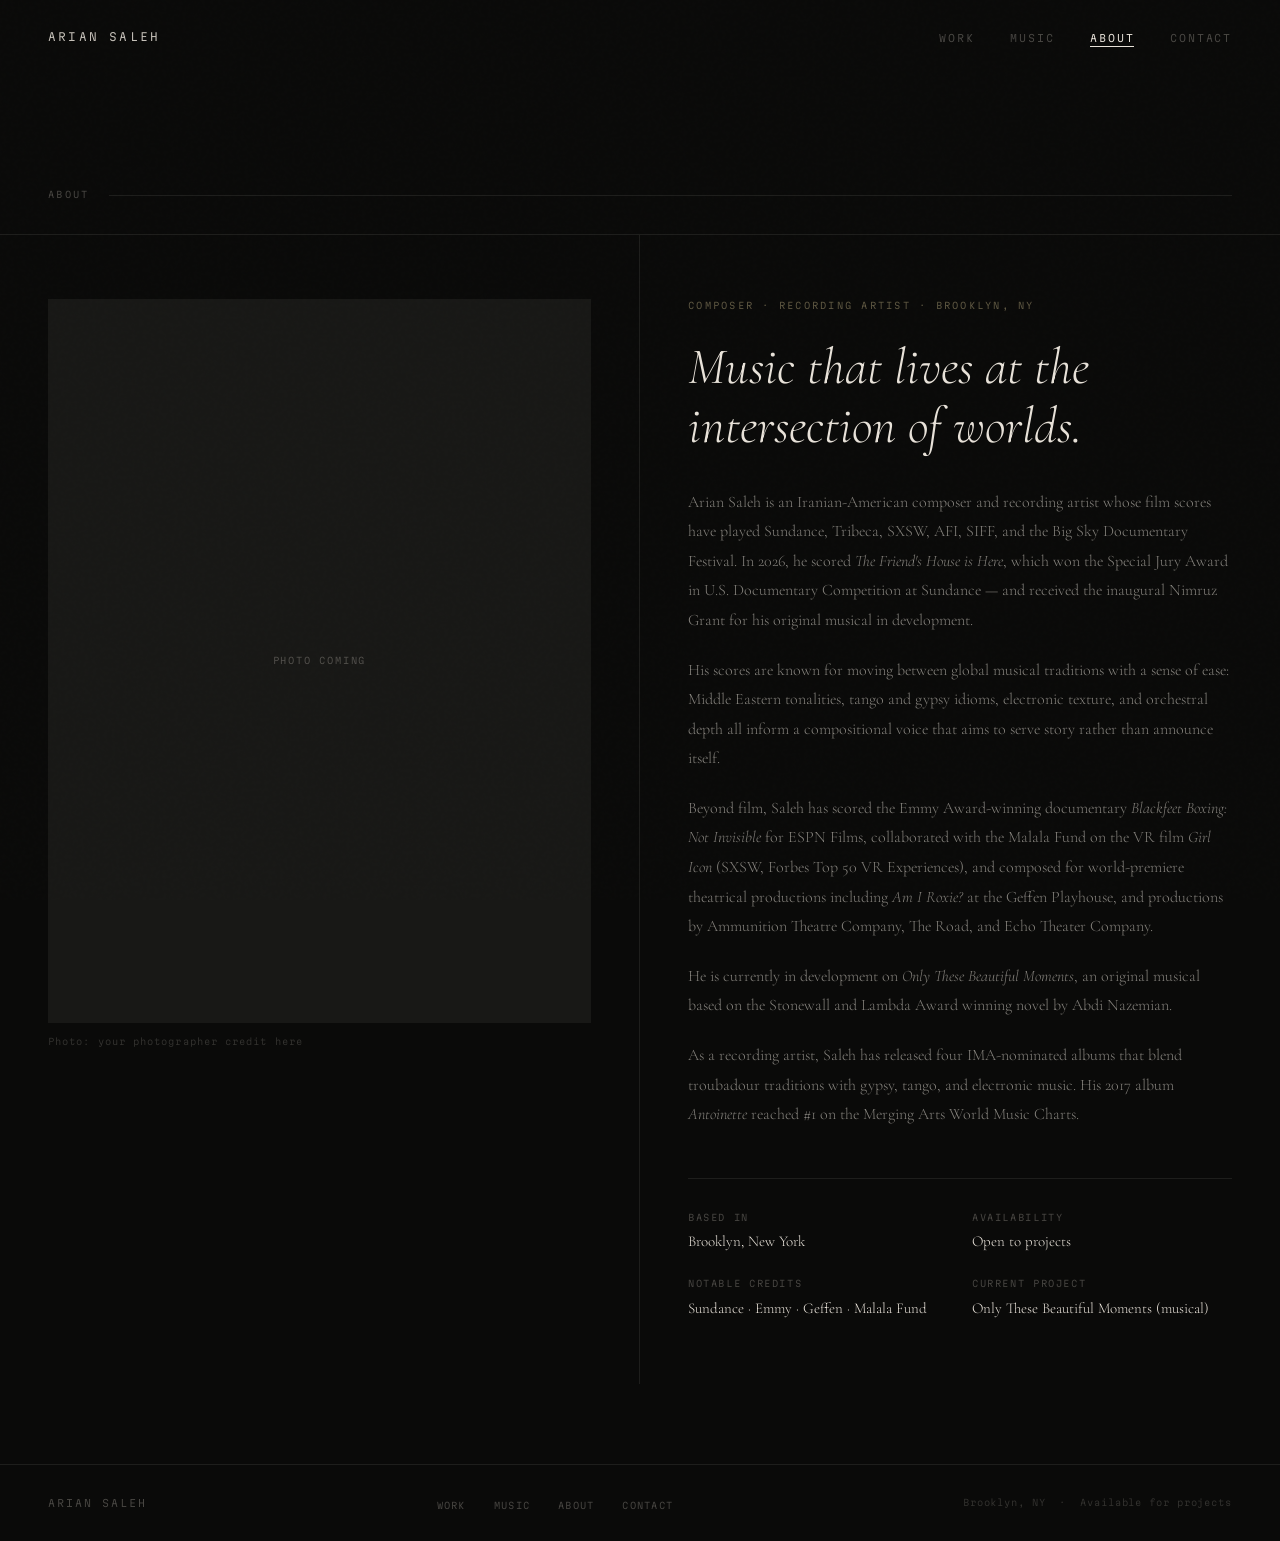
<file: pages/about.html>
<!DOCTYPE html>
<html lang="en">
<head>
  <meta charset="UTF-8">
  <meta name="viewport" content="width=device-width, initial-scale=1.0">
  <title>About — Arian Saleh</title>
  <meta name="description" content="Arian Saleh is an Iranian-American composer and recording artist based in Brooklyn, NY.">
  <link rel="preconnect" href="https://fonts.googleapis.com">
  <link rel="preconnect" href="https://fonts.gstatic.com" crossorigin>
  <link rel="stylesheet" href="../css/style.css">
</head>
<body>

  <nav class="nav">
    <a href="../index.html" class="nav-logo">Arian Saleh</a>
    <ul class="nav-links">
      <li><a href="../index.html">Work</a></li>
      <li><a href="music.html">Music</a></li>
      <li><a href="about.html">About</a></li>
      <li><a href="contact.html">Contact</a></li>
    </ul>
  </nav>

  <main class="about-wrap">

    <div class="section-header">
      <span class="section-label">About</span>
      <div class="section-rule"></div>
    </div>

    <div class="about-grid">

      <div class="about-photo-col reveal">
        <!-- Replace with your actual photo: <img class="about-photo" src="../images/arian-saleh.jpg" alt="Arian Saleh"> -->
        <div class="about-photo-placeholder">
          <span>Photo coming</span>
        </div>
        <p class="photo-credit">Photo: your photographer credit here</p>
      </div>

      <div class="about-text-col reveal">
        <p class="about-eyebrow">Composer · Recording Artist · Brooklyn, NY</p>
        <h1 class="about-headline">Music that lives at the intersection of worlds.</h1>

        <div class="about-body">
          <p>
            Arian Saleh is an Iranian-American composer and recording artist whose
            film scores have played Sundance, Tribeca, SXSW, AFI, SIFF, and the
            Big Sky Documentary Festival. In 2026, he scored <em>The Friend's House
            is Here</em>, which won the Special Jury Award in U.S. Documentary
            Competition at Sundance — and received the inaugural Nimruz Grant for
            his original musical in development.
          </p>
          <p>
            His scores are known for moving between global musical traditions with
            a sense of ease: Middle Eastern tonalities, tango and gypsy idioms,
            electronic texture, and orchestral depth all inform a compositional
            voice that aims to serve story rather than announce itself.
          </p>
          <p>
            Beyond film, Saleh has scored the Emmy Award-winning documentary
            <em>Blackfeet Boxing: Not Invisible</em> for ESPN Films, collaborated
            with the Malala Fund on the VR film <em>Girl Icon</em> (SXSW, Forbes
            Top 50 VR Experiences), and composed for world-premiere theatrical
            productions including <em>Am I Roxie?</em> at the Geffen Playhouse,
            and productions by Ammunition Theatre Company, The Road, and Echo
            Theater Company.
          </p>
          <p>
            He is currently in development on <em>Only These Beautiful Moments</em>,
            an original musical based on the Stonewall and Lambda Award winning
            novel by Abdi Nazemian.
          </p>
          <p>
            As a recording artist, Saleh has released four IMA-nominated albums
            that blend troubadour traditions with gypsy, tango, and electronic
            music. His 2017 album <em>Antoinette</em> reached #1 on the Merging
            Arts World Music Charts.
          </p>
        </div>

        <div class="about-facts">
          <div>
            <p class="about-fact-label">Based in</p>
            <p class="about-fact-value">Brooklyn, New York</p>
          </div>
          <div>
            <p class="about-fact-label">Availability</p>
            <p class="about-fact-value">Open to projects</p>
          </div>
          <div>
            <p class="about-fact-label">Notable credits</p>
            <p class="about-fact-value">Sundance · Emmy · Geffen · Malala Fund</p>
          </div>
          <div>
            <p class="about-fact-label">Current project</p>
            <p class="about-fact-value">Only These Beautiful Moments (musical)</p>
          </div>
        </div>
      </div>

    </div>

  </main>

  <footer class="footer">
    <span class="footer-logo">Arian Saleh</span>
    <ul class="footer-links">
      <li><a href="../index.html">Work</a></li>
      <li><a href="music.html">Music</a></li>
      <li><a href="about.html">About</a></li>
      <li><a href="contact.html">Contact</a></li>
    </ul>
    <span class="footer-right">Brooklyn, NY &nbsp;·&nbsp; Available for projects</span>
  </footer>

  <script src="../js/site.js"></script>
</body>
</html>
</file>
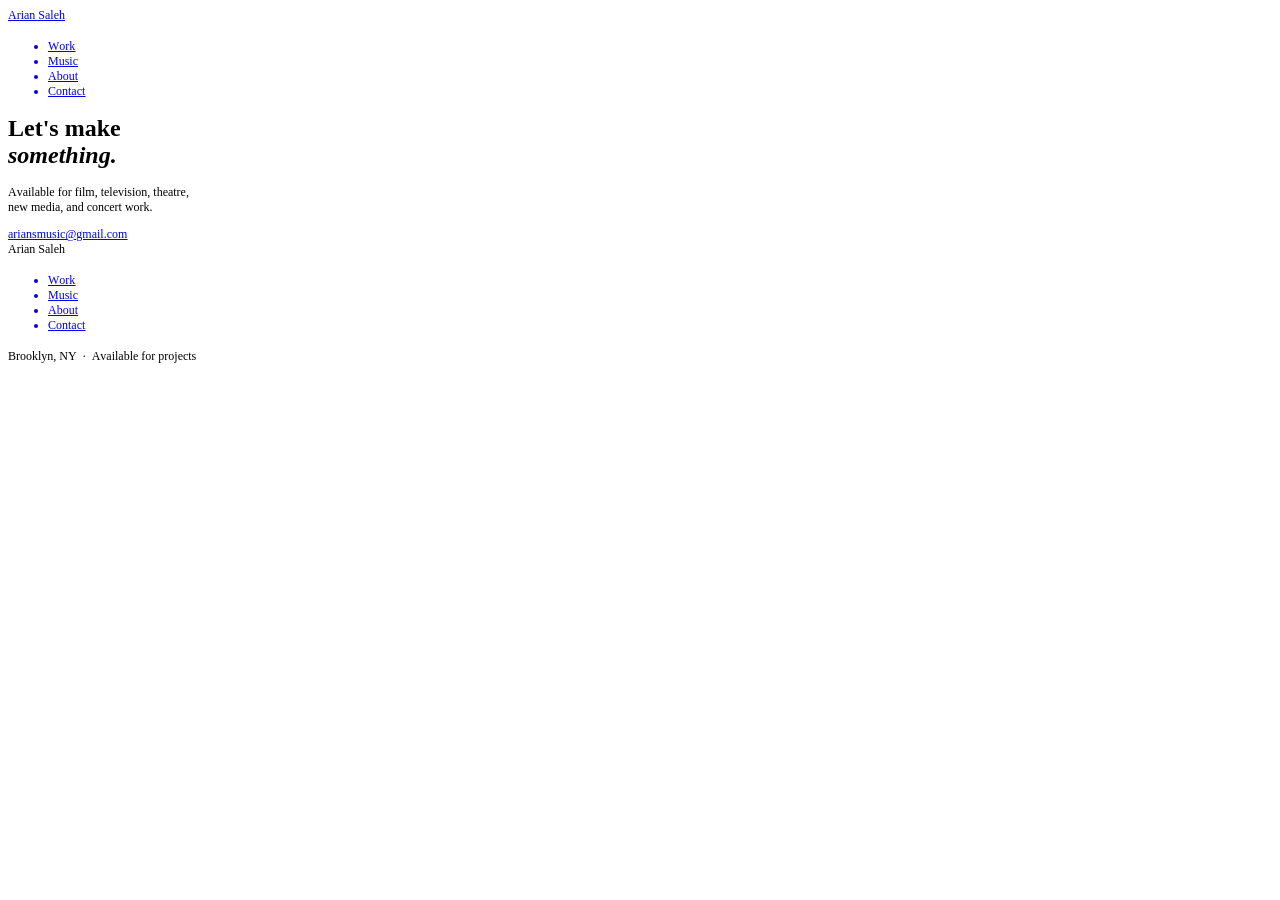
<file: pages/contact.html>
<!DOCTYPE html PUBLIC "-//W3C//DTD HTML 4.01//EN" "http://www.w3.org/TR/html4/strict.dtd">
<html>
<head>
  <meta http-equiv="Content-Type" content="text/html; charset=utf-8">
  <meta http-equiv="Content-Style-Type" content="text/css">
  <title></title>
  <meta name="Description" content="Get in touch with composer Arian Saleh for film, television, theatre, and new media projects.">
  <meta name="Generator" content="Cocoa HTML Writer">
  <meta name="CocoaVersion" content="2575.7">
  <style type="text/css">
    p.p1 {margin: 0.0px 0.0px 0.0px 0.0px; font: 12.0px Times; color: #0000e9; -webkit-text-stroke: #0000e9}
    p.p3 {margin: 0.0px 0.0px 12.0px 0.0px; font: 12.0px Times; -webkit-text-stroke: #000000}
    p.p4 {margin: 0.0px 0.0px 0.0px 0.0px; font: 12.0px Times; -webkit-text-stroke: #000000}
    li.li1 {margin: 0.0px 0.0px 0.0px 0.0px; font: 12.0px Times; color: #0000e9; -webkit-text-stroke: #0000e9}
    span.s1 {text-decoration: underline ; font-kerning: none}
    span.s2 {-webkit-text-stroke: 0px #000000}
    span.s3 {font-kerning: none}
    ul.ul1 {list-style-type: disc}
  </style>
</head>
<body>
<p class="p1"><span class="s1"><a href="file:///Users/here/Downloads/arian-saleh/index.html">Arian Saleh</a></span></p>
<ul class="ul1">
  <li class="li1"><span class="s2"><a href="file:///Users/here/Downloads/arian-saleh/index.html"><span class="s1">Work</span></a></span></li>
  <li class="li1"><span class="s2"><a href="file:///Users/here/Downloads/arian-saleh/pages/music.html"><span class="s1">Music</span></a></span></li>
  <li class="li1"><span class="s2"><a href="file:///Users/here/Downloads/arian-saleh/pages/about.html"><span class="s1">About</span></a></span></li>
  <li class="li1"><span class="s2"><a href="file:///Users/here/Downloads/arian-saleh/pages/contact.html"><span class="s1">Contact</span></a></span></li>
</ul>
<h1 style="margin: 0.0px 0.0px 16.1px 0.0px; font: 24.0px Times; -webkit-text-stroke: #000000"><span class="s3"><b>Let's make<br>
</b><b><i>something.</i></b><b><i></i></b></span></h1>
<p class="p3"><span class="s3">Available for film, television, theatre,<br>
new media, and concert work.</span></p>
<p class="p1"><span class="s1"><a href="mailto:arian@ariansaleh.com">ariansmusic@gmail.com</a></span></p>
<p class="p4"><span class="s3">Arian Saleh</span></p>
<ul class="ul1">
  <li class="li1"><span class="s2"><a href="file:///Users/here/Downloads/arian-saleh/index.html"><span class="s1">Work</span></a></span></li>
  <li class="li1"><span class="s2"><a href="file:///Users/here/Downloads/arian-saleh/pages/music.html"><span class="s1">Music</span></a></span></li>
  <li class="li1"><span class="s2"><a href="file:///Users/here/Downloads/arian-saleh/pages/about.html"><span class="s1">About</span></a></span></li>
  <li class="li1"><span class="s2"><a href="file:///Users/here/Downloads/arian-saleh/pages/contact.html"><span class="s1">Contact</span></a></span></li>
</ul>
<p class="p4"><span class="s3">Brooklyn, NY  ·  Available for projects</span></p>
</body>
</html>
</file>
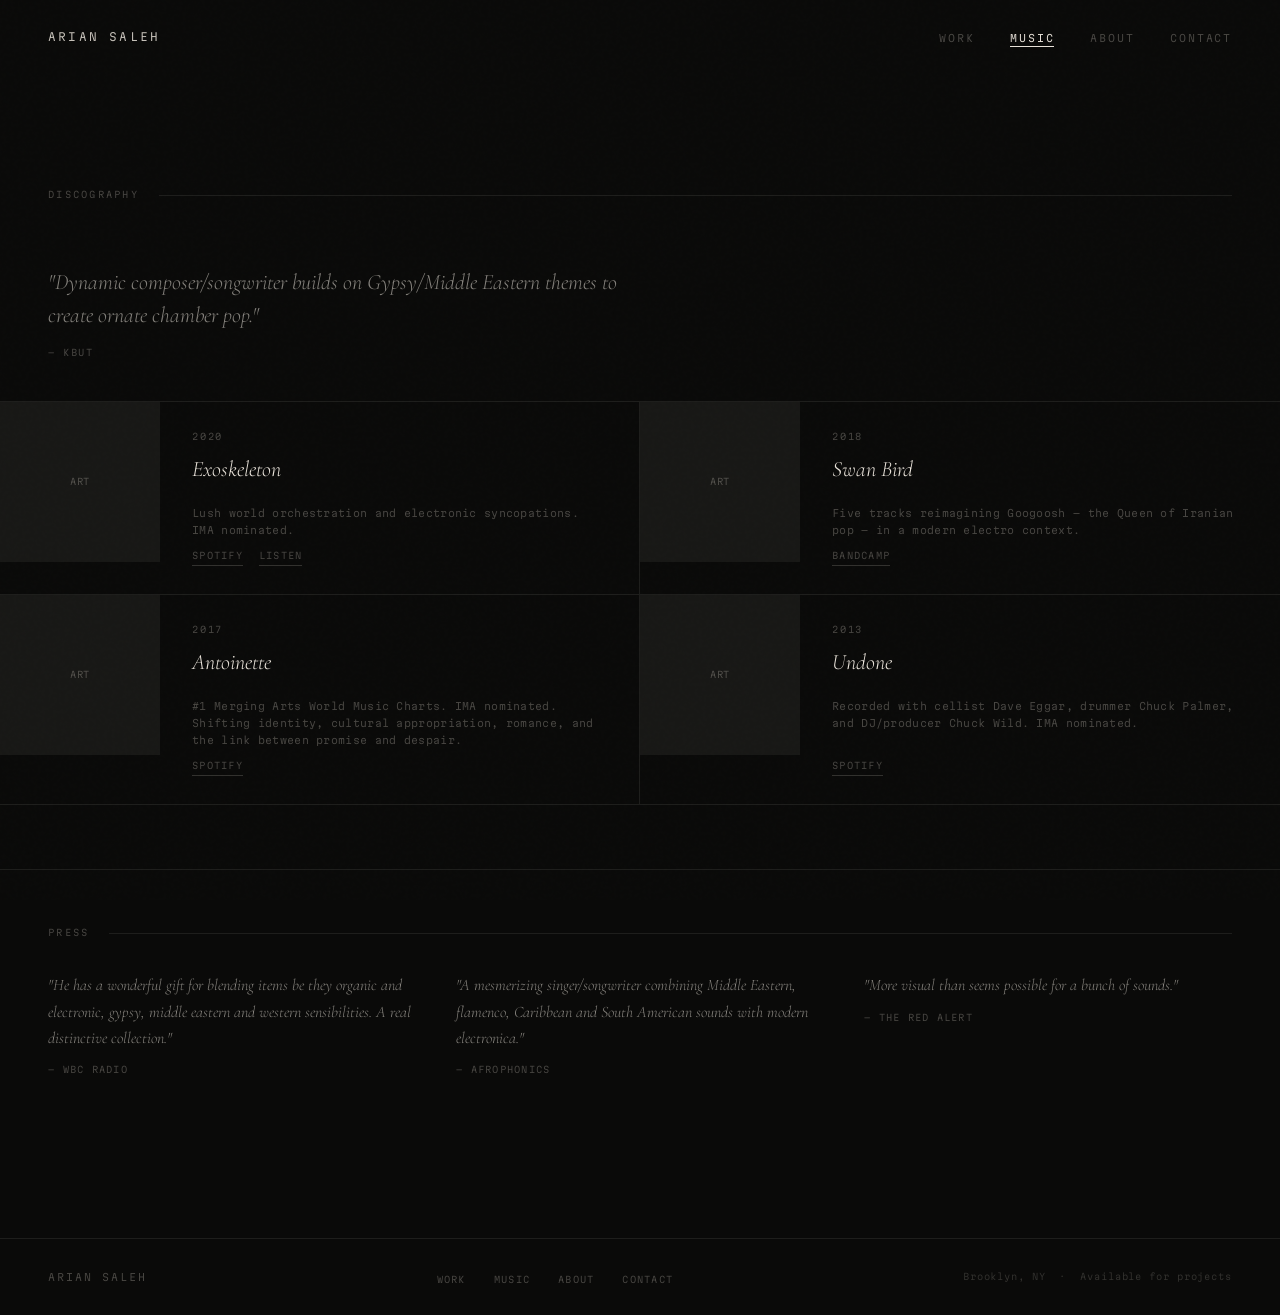
<file: pages/music.html>
<!DOCTYPE html>
<html lang="en">
<head>
  <meta charset="UTF-8">
  <meta name="viewport" content="width=device-width, initial-scale=1.0">
  <title>Music — Arian Saleh</title>
  <meta name="description" content="Discography of Arian Saleh — recording artist and composer. Four IMA-nominated albums blending gypsy, tango, Middle Eastern, and electronic music.">
  <link rel="preconnect" href="https://fonts.googleapis.com">
  <link rel="preconnect" href="https://fonts.gstatic.com" crossorigin>
  <link rel="stylesheet" href="../css/style.css">
</head>
<body>

  <nav class="nav">
    <a href="../index.html" class="nav-logo">Arian Saleh</a>
    <ul class="nav-links">
      <li><a href="../index.html">Work</a></li>
      <li><a href="music.html">Music</a></li>
      <li><a href="about.html">About</a></li>
      <li><a href="contact.html">Contact</a></li>
    </ul>
  </nav>

  <main class="music-wrap">

    <div class="section-header">
      <span class="section-label">Discography</span>
      <div class="section-rule"></div>
    </div>

    <!-- Press quote -->
    <div style="padding: 32px 48px 40px; max-width: 680px;">
      <p style="font-size: 22px; font-style: italic; color: var(--cream-dim); line-height: 1.5; font-weight: 300;">
        "Dynamic composer/songwriter builds on Gypsy/Middle Eastern themes
        to create ornate chamber pop."
      </p>
      <p style="font-family: var(--mono); font-size: 9px; letter-spacing: 0.18em; color: var(--cream-mute); margin-top: 14px; text-transform: uppercase;">
        — KBUT
      </p>
    </div>

    <div class="album-grid">

      <!-- Exoskeleton (2020) -->
      <div class="album-item reveal">
        <!-- Replace with actual art: <img class="album-art" src="../images/albums/exoskeleton.jpg" alt="Exoskeleton"> -->
        <div class="album-art-placeholder">
          <span style="font-family:var(--mono);font-size:9px;color:var(--cream-mute);letter-spacing:0.1em;">ART</span>
        </div>
        <div class="album-info">
          <p class="album-year">2020</p>
          <p class="album-title">Exoskeleton</p>
          <p class="album-desc">
            Lush world orchestration and electronic syncopations.
            IMA nominated.
          </p>
          <div class="album-links">
            <a href="https://open.spotify.com/album/7eOEI4qwibbjK0JfqmlZ91" target="_blank" rel="noopener" class="album-link">Spotify</a>
            <a href="https://fanlink.to/exos" target="_blank" rel="noopener" class="album-link">Listen</a>
          </div>
        </div>
      </div>

      <!-- Swan Bird (2018) -->
      <div class="album-item reveal">
        <div class="album-art-placeholder">
          <span style="font-family:var(--mono);font-size:9px;color:var(--cream-mute);letter-spacing:0.1em;">ART</span>
        </div>
        <div class="album-info">
          <p class="album-year">2018</p>
          <p class="album-title">Swan Bird</p>
          <p class="album-desc">
            Five tracks reimagining Googoosh — the Queen of Iranian pop —
            in a modern electro context.
          </p>
          <div class="album-links">
            <a href="https://ariansaleh.bandcamp.com/album/swan-bird-googoosh-remixed" target="_blank" rel="noopener" class="album-link">Bandcamp</a>
          </div>
        </div>
      </div>

      <!-- Antoinette (2017) -->
      <div class="album-item reveal">
        <div class="album-art-placeholder">
          <span style="font-family:var(--mono);font-size:9px;color:var(--cream-mute);letter-spacing:0.1em;">ART</span>
        </div>
        <div class="album-info">
          <p class="album-year">2017</p>
          <p class="album-title">Antoinette</p>
          <p class="album-desc">
            #1 Merging Arts World Music Charts. IMA nominated.
            Shifting identity, cultural appropriation, romance,
            and the link between promise and despair.
          </p>
          <div class="album-links">
            <a href="https://open.spotify.com/album/5ZePxOakIBBNhSZm5cv87O" target="_blank" rel="noopener" class="album-link">Spotify</a>
          </div>
        </div>
      </div>

      <!-- Undone (2013) -->
      <div class="album-item reveal">
        <div class="album-art-placeholder">
          <span style="font-family:var(--mono);font-size:9px;color:var(--cream-mute);letter-spacing:0.1em;">ART</span>
        </div>
        <div class="album-info">
          <p class="album-year">2013</p>
          <p class="album-title">Undone</p>
          <p class="album-desc">
            Recorded with cellist Dave Eggar, drummer Chuck Palmer,
            and DJ/producer Chuck Wild. IMA nominated.
          </p>
          <div class="album-links">
            <a href="https://open.spotify.com/album/7sRe9Z1YY5kw6BMKZKwgoM" target="_blank" rel="noopener" class="album-link">Spotify</a>
          </div>
        </div>
      </div>

    </div>

    <!-- Press quotes -->
    <div style="padding: 56px 48px 80px; border-top: 0.5px solid var(--line); margin-top: 64px;">
      <div class="section-header" style="padding: 0 0 32px; margin: 0;">
        <span class="section-label">Press</span>
        <div class="section-rule"></div>
      </div>
      <div style="display: grid; grid-template-columns: repeat(auto-fit, minmax(280px, 1fr)); gap: 40px;">
        <div>
          <p style="font-size: 16px; font-style: italic; color: var(--cream-dim); line-height: 1.65;">
            "He has a wonderful gift for blending items be they organic and electronic,
            gypsy, middle eastern and western sensibilities. A real distinctive collection."
          </p>
          <p style="font-family: var(--mono); font-size: 9px; letter-spacing: 0.14em; color: var(--cream-mute); margin-top: 12px; text-transform: uppercase;">— WBC Radio</p>
        </div>
        <div>
          <p style="font-size: 16px; font-style: italic; color: var(--cream-dim); line-height: 1.65;">
            "A mesmerizing singer/songwriter combining Middle Eastern, flamenco,
            Caribbean and South American sounds with modern electronica."
          </p>
          <p style="font-family: var(--mono); font-size: 9px; letter-spacing: 0.14em; color: var(--cream-mute); margin-top: 12px; text-transform: uppercase;">— Afrophonics</p>
        </div>
        <div>
          <p style="font-size: 16px; font-style: italic; color: var(--cream-dim); line-height: 1.65;">
            "More visual than seems possible for a bunch of sounds."
          </p>
          <p style="font-family: var(--mono); font-size: 9px; letter-spacing: 0.14em; color: var(--cream-mute); margin-top: 12px; text-transform: uppercase;">— The Red Alert</p>
        </div>
      </div>
    </div>

  </main>

  <footer class="footer">
    <span class="footer-logo">Arian Saleh</span>
    <ul class="footer-links">
      <li><a href="../index.html">Work</a></li>
      <li><a href="music.html">Music</a></li>
      <li><a href="about.html">About</a></li>
      <li><a href="contact.html">Contact</a></li>
    </ul>
    <span class="footer-right">Brooklyn, NY &nbsp;·&nbsp; Available for projects</span>
  </footer>

  <script src="../js/site.js"></script>
</body>
</html>
</file>
<file: css/style.css>
@import url('https://fonts.googleapis.com/css2?family=Cormorant+Garamond:ital,wght@0,300;0,400;0,500;1,300;1,400&family=Martian+Mono:wght@300;400&display=swap');

/* ─────────────────────────────────────────
   TOKENS
───────────────────────────────────────── */
:root {
  --bg:         #0a0a09;
  --bg-2:       #111110;
  --bg-3:       #181816;
  --line:       rgba(232,226,217,0.09);
  --line-mid:   rgba(232,226,217,0.18);
  --cream:      #e8e2d9;
  --cream-dim:  rgba(232,226,217,0.55);
  --cream-mute: rgba(232,226,217,0.28);
  --cream-hint: rgba(232,226,217,0.12);
  --gold:       #c8b88a;
  --gold-dim:   rgba(200,184,138,0.45);
  --gold-hint:  rgba(200,184,138,0.12);
  --serif:      'Cormorant Garamond', Georgia, serif;
  --mono:       'Martian Mono', 'Courier New', monospace;
  --ease:       cubic-bezier(0.25, 0.1, 0.25, 1);
  --ease-out:   cubic-bezier(0.0, 0.0, 0.2, 1);
}

/* ─────────────────────────────────────────
   RESET
───────────────────────────────────────── */
*, *::before, *::after { box-sizing: border-box; margin: 0; padding: 0; }
html { scroll-behavior: smooth; }

body {
  background: var(--bg);
  color: var(--cream);
  font-family: var(--serif);
  font-size: 18px;
  font-weight: 300;
  line-height: 1.6;
  -webkit-font-smoothing: antialiased;
  overflow-x: hidden;
}

a { color: inherit; text-decoration: none; }
img { display: block; max-width: 100%; }
button { font-family: inherit; cursor: pointer; }

/* ─────────────────────────────────────────
   GRAIN OVERLAY
───────────────────────────────────────── */
body::before {
  content: '';
  position: fixed;
  inset: 0;
  background-image: url("data:image/svg+xml,%3Csvg viewBox='0 0 256 256' xmlns='http://www.w3.org/2000/svg'%3E%3Cfilter id='noise'%3E%3CfeTurbulence type='fractalNoise' baseFrequency='0.9' numOctaves='4' stitchTiles='stitch'/%3E%3C/filter%3E%3Crect width='100%25' height='100%25' filter='url(%23noise)' opacity='0.04'/%3E%3C/svg%3E");
  pointer-events: none;
  z-index: 1000;
  opacity: 0.35;
}

/* ─────────────────────────────────────────
   NAVIGATION
───────────────────────────────────────── */
.nav {
  position: fixed;
  top: 0;
  left: 0;
  right: 0;
  z-index: 100;
  display: flex;
  justify-content: space-between;
  align-items: center;
  padding: 22px 48px;
  border-bottom: 0.5px solid transparent;
  transition: border-color 0.4s var(--ease), background 0.4s var(--ease);
}

.nav.scrolled {
  background: rgba(10,10,9,0.92);
  border-bottom-color: var(--line);
  backdrop-filter: blur(12px);
}

.nav-logo {
  font-family: var(--mono);
  font-size: 11px;
  font-weight: 300;
  letter-spacing: 0.2em;
  text-transform: uppercase;
  color: var(--cream);
  opacity: 0.85;
}

.nav-links {
  display: flex;
  gap: 36px;
  list-style: none;
}

.nav-links a {
  font-family: var(--mono);
  font-size: 10px;
  font-weight: 300;
  letter-spacing: 0.18em;
  text-transform: uppercase;
  color: var(--cream-mute);
  transition: color 0.25s var(--ease);
  position: relative;
}

.nav-links a::after {
  content: '';
  position: absolute;
  bottom: -2px;
  left: 0;
  right: 0;
  height: 0.5px;
  background: var(--cream);
  transform: scaleX(0);
  transform-origin: left;
  transition: transform 0.3s var(--ease-out);
}

.nav-links a:hover,
.nav-links a.active {
  color: var(--cream);
}

.nav-links a:hover::after,
.nav-links a.active::after {
  transform: scaleX(1);
}

/* ─────────────────────────────────────────
   HERO
───────────────────────────────────────── */
.hero {
  min-height: 100vh;
  display: flex;
  flex-direction: column;
  justify-content: flex-end;
  padding: 0 48px 72px;
  position: relative;
  overflow: hidden;
}

.hero-bg {
  position: absolute;
  inset: 0;
  background:
    linear-gradient(to top, rgba(10,10,9,0.92) 25%, rgba(10,10,9,0.25) 60%, rgba(10,10,9,0.1) 100%),
    linear-gradient(to right, rgba(10,10,9,0.5) 0%, transparent 55%);
  z-index: 1;
}

.hero-image {
  position: absolute;
  inset: 0;
  background: var(--bg-2);
  background-size: cover;
  background-position: center;
  z-index: 0;
  transform: scale(1.05);
  transition: transform 8s var(--ease-out);
}

.hero-image.loaded { transform: scale(1); }

/* Placeholder pattern until real image is added */
.hero-image::after {
  content: '';
  position: absolute;
  inset: 0;
  background:
    repeating-linear-gradient(
      -45deg,
      transparent,
      transparent 40px,
      rgba(232,226,217,0.015) 40px,
      rgba(232,226,217,0.015) 41px
    );
}

.hero-content {
  position: relative;
  z-index: 2;
  max-width: 700px;
}

.hero-eyebrow {
  font-family: var(--mono);
  font-size: 10px;
  letter-spacing: 0.25em;
  text-transform: uppercase;
  color: var(--gold-dim);
  margin-bottom: 20px;
  opacity: 0;
  transform: translateY(12px);
  animation: fadeUp 0.8s var(--ease-out) 0.2s forwards;
}

.hero-title {
  font-size: clamp(52px, 7vw, 88px);
  font-weight: 300;
  line-height: 1.05;
  color: var(--cream);
  margin-bottom: 28px;
  opacity: 0;
  transform: translateY(16px);
  animation: fadeUp 0.9s var(--ease-out) 0.35s forwards;
}

.hero-title em {
  font-style: italic;
  color: var(--cream-dim);
}

.hero-credits {
  display: flex;
  flex-wrap: wrap;
  gap: 10px;
  margin-bottom: 40px;
  opacity: 0;
  transform: translateY(12px);
  animation: fadeUp 0.8s var(--ease-out) 0.5s forwards;
}

.credit-pill {
  font-family: var(--mono);
  font-size: 9px;
  letter-spacing: 0.14em;
  text-transform: uppercase;
  color: var(--cream-mute);
  border: 0.5px solid var(--line-mid);
  padding: 5px 13px;
}

.credit-pill.gold {
  color: var(--gold);
  border-color: var(--gold-dim);
}

.hero-scroll {
  display: flex;
  align-items: center;
  gap: 14px;
  opacity: 0;
  animation: fadeUp 0.8s var(--ease-out) 0.7s forwards;
}

.hero-scroll-line {
  width: 40px;
  height: 0.5px;
  background: var(--cream-mute);
}

.hero-scroll span {
  font-family: var(--mono);
  font-size: 9px;
  letter-spacing: 0.2em;
  text-transform: uppercase;
  color: var(--cream-mute);
}

/* ─────────────────────────────────────────
   SECTION HEADER
───────────────────────────────────────── */
.section-header {
  display: flex;
  align-items: center;
  gap: 20px;
  padding: 48px 48px 0;
  margin-bottom: 32px;
}

.section-label {
  font-family: var(--mono);
  font-size: 9px;
  letter-spacing: 0.25em;
  text-transform: uppercase;
  color: var(--cream-mute);
  white-space: nowrap;
}

.section-rule {
  flex: 1;
  height: 0.5px;
  background: var(--line);
}

.section-filter {
  display: flex;
  gap: 2px;
}

.filter-btn {
  font-family: var(--mono);
  font-size: 9px;
  letter-spacing: 0.14em;
  text-transform: uppercase;
  color: var(--cream-mute);
  background: transparent;
  border: 0.5px solid transparent;
  padding: 5px 12px;
  transition: all 0.2s var(--ease);
}

.filter-btn:hover { color: var(--cream); }
.filter-btn.active {
  color: var(--cream);
  border-color: var(--line-mid);
  background: var(--cream-hint);
}

/* ─────────────────────────────────────────
   WORK GRID
───────────────────────────────────────── */
.work-grid {
  display: grid;
  grid-template-columns: repeat(3, 1fr);
  border-top: 0.5px solid var(--line);
}

.work-item {
  border-right: 0.5px solid var(--line);
  border-bottom: 0.5px solid var(--line);
  padding: 32px 36px;
  position: relative;
  overflow: hidden;
  cursor: pointer;
  transition: background 0.3s var(--ease);
}

.work-item:nth-child(3n) { border-right: none; }

.work-item-bg {
  position: absolute;
  inset: 0;
  background-size: cover;
  background-position: center;
  opacity: 0.5;
  transition: opacity 0.5s var(--ease);
  z-index: 0;
}

.work-item-overlay {
  position: absolute;
  inset: 0;
  background: linear-gradient(to top, rgba(10,10,9,0.85) 30%, rgba(10,10,9,0.4) 100%);
  z-index: 1;
}

.work-item:hover .work-item-bg { opacity: 0.8; }

.work-item:hover { background: var(--bg-3); }

.work-item.span-2 {
  grid-column: span 2;
  border-right: 0.5px solid var(--line);
}

.work-item-inner {
  position: relative;
  z-index: 2;
}

.work-tag {
  font-family: var(--mono);
  font-size: 9px;
  letter-spacing: 0.18em;
  text-transform: uppercase;
  color: var(--cream-mute);
  margin-bottom: 10px;
}

.work-tag.gold { color: var(--gold-dim); }

.work-title {
  font-size: 22px;
  font-weight: 300;
  font-style: italic;
  color: var(--cream);
  margin-bottom: 6px;
  line-height: 1.2;
}

.work-meta {
  font-family: var(--mono);
  font-size: 10px;
  color: var(--cream-mute);
  line-height: 1.7;
  letter-spacing: 0.04em;
}

.work-award {
  display: flex;
  align-items: center;
  gap: 10px;
  margin-top: 14px;
  font-family: var(--mono);
  font-size: 9px;
  letter-spacing: 0.14em;
  text-transform: uppercase;
  color: var(--gold);
}

.work-award::before {
  content: '';
  display: block;
  width: 18px;
  height: 0.5px;
  background: var(--gold);
  flex-shrink: 0;
}

.play-row {
  display: flex;
  align-items: center;
  gap: 12px;
  margin-top: 20px;
  padding-top: 18px;
  border-top: 0.5px solid var(--line);
}

.play-btn {
  width: 30px;
  height: 30px;
  border-radius: 50%;
  border: 0.5px solid var(--line-mid);
  background: transparent;
  display: flex;
  align-items: center;
  justify-content: center;
  flex-shrink: 0;
  transition: border-color 0.2s, background 0.2s;
}

.play-btn:hover {
  border-color: var(--cream-dim);
  background: var(--cream-hint);
}

.play-btn svg {
  width: 8px;
  height: 8px;
  fill: var(--cream-dim);
  margin-left: 1px;
}

.play-btn.playing svg { display: none; }
.play-btn.playing::after {
  content: '▮▮';
  font-size: 7px;
  color: var(--cream-dim);
  letter-spacing: 1px;
}

.play-label {
  font-family: var(--mono);
  font-size: 9px;
  letter-spacing: 0.1em;
  color: var(--cream-mute);
}

.progress-bar-wrap {
  flex: 1;
  height: 0.5px;
  background: var(--line-mid);
  position: relative;
  display: none;
}

.progress-bar-fill {
  position: absolute;
  left: 0;
  top: 0;
  height: 100%;
  background: var(--cream-dim);
  width: 0%;
  transition: width 0.1s linear;
}

.play-row.active .progress-bar-wrap { display: block; }
.play-row.active .play-label { display: none; }

/* Upcoming / no audio */
.work-item.upcoming .play-row { display: none; }
.work-status {
  margin-top: 20px;
  padding-top: 18px;
  border-top: 0.5px solid var(--line);
  font-family: var(--mono);
  font-size: 9px;
  letter-spacing: 0.14em;
  text-transform: uppercase;
  color: var(--gold-dim);
}

/* ─────────────────────────────────────────
   IDENTITY TRIPTYCH
───────────────────────────────────────── */
.triptych {
  display: grid;
  grid-template-columns: repeat(3, 1fr);
  border-top: 0.5px solid var(--line);
  margin-top: 64px;
}

.triptych-panel {
  padding: 40px 48px;
  border-right: 0.5px solid var(--line);
  position: relative;
}

.triptych-panel:last-child { border-right: none; }

.triptych-label {
  font-family: var(--mono);
  font-size: 9px;
  letter-spacing: 0.22em;
  text-transform: uppercase;
  color: var(--cream-mute);
  margin-bottom: 16px;
}

.triptych-title {
  font-size: 24px;
  font-weight: 300;
  font-style: italic;
  color: var(--cream);
  line-height: 1.25;
  margin-bottom: 14px;
}

.triptych-body {
  font-size: 14px;
  font-family: var(--mono);
  font-weight: 300;
  color: var(--cream-mute);
  line-height: 1.75;
  letter-spacing: 0.02em;
}

.triptych-link {
  display: inline-flex;
  align-items: center;
  gap: 8px;
  margin-top: 20px;
  font-family: var(--mono);
  font-size: 9px;
  letter-spacing: 0.16em;
  text-transform: uppercase;
  color: var(--cream-mute);
  transition: color 0.2s var(--ease);
}

.triptych-link::after {
  content: '→';
  transition: transform 0.2s var(--ease);
}

.triptych-link:hover {
  color: var(--cream);
}

.triptych-link:hover::after {
  transform: translateX(3px);
}

/* Libretto panel */
.triptych-panel.libretto {
  background: var(--bg-2);
}

.triptych-panel.libretto .triptych-label {
  color: var(--gold-dim);
}

.triptych-panel.libretto .triptych-title {
  color: var(--gold);
}

.triptych-panel.libretto .triptych-body {
  color: rgba(200,184,138,0.35);
}

.triptych-panel.libretto .triptych-link {
  color: var(--gold-dim);
}

.triptych-panel.libretto .triptych-link:hover {
  color: var(--gold);
}

/* ─────────────────────────────────────────
   FOOTER
───────────────────────────────────────── */
.footer {
  border-top: 0.5px solid var(--line);
  padding: 24px 48px;
  display: flex;
  justify-content: space-between;
  align-items: center;
  margin-top: 80px;
}

.footer-logo {
  font-family: var(--mono);
  font-size: 10px;
  letter-spacing: 0.2em;
  text-transform: uppercase;
  color: var(--cream-mute);
}

.footer-links {
  display: flex;
  gap: 28px;
  list-style: none;
}

.footer-links a {
  font-family: var(--mono);
  font-size: 9px;
  letter-spacing: 0.14em;
  text-transform: uppercase;
  color: var(--cream-mute);
  transition: color 0.2s;
}

.footer-links a:hover { color: var(--cream); }

.footer-right {
  font-family: var(--mono);
  font-size: 9px;
  letter-spacing: 0.1em;
  color: rgba(232,226,217,0.18);
}

/* ─────────────────────────────────────────
   PAGE: ABOUT
───────────────────────────────────────── */
.about-wrap {
  padding-top: 140px;
}

.about-grid {
  display: grid;
  grid-template-columns: 1fr 1fr;
  gap: 0;
  border-top: 0.5px solid var(--line);
}

.about-photo-col {
  border-right: 0.5px solid var(--line);
  padding: 64px 48px;
  position: relative;
}

.about-photo {
  width: 100%;
  aspect-ratio: 3/4;
  background: var(--bg-3);
  object-fit: cover;
  object-position: top;
  display: block;
}

/* placeholder until image added */
.about-photo-placeholder {
  width: 100%;
  aspect-ratio: 3/4;
  background: var(--bg-3);
  display: flex;
  align-items: center;
  justify-content: center;
}

.about-photo-placeholder span {
  font-family: var(--mono);
  font-size: 9px;
  letter-spacing: 0.2em;
  color: var(--cream-mute);
  text-transform: uppercase;
}

.photo-credit {
  margin-top: 12px;
  font-family: var(--mono);
  font-size: 9px;
  letter-spacing: 0.12em;
  color: rgba(232,226,217,0.18);
}

.about-text-col {
  padding: 64px 48px;
}

.about-eyebrow {
  font-family: var(--mono);
  font-size: 9px;
  letter-spacing: 0.25em;
  text-transform: uppercase;
  color: var(--gold-dim);
  margin-bottom: 24px;
}

.about-headline {
  font-size: clamp(32px, 4vw, 52px);
  font-weight: 300;
  font-style: italic;
  line-height: 1.15;
  color: var(--cream);
  margin-bottom: 32px;
}

.about-body {
  font-size: 16px;
  color: var(--cream-dim);
  line-height: 1.85;
  font-weight: 300;
}

.about-body p + p { margin-top: 20px; }

.about-facts {
  margin-top: 48px;
  padding-top: 32px;
  border-top: 0.5px solid var(--line);
  display: grid;
  grid-template-columns: 1fr 1fr;
  gap: 24px;
}

.about-fact-label {
  font-family: var(--mono);
  font-size: 9px;
  letter-spacing: 0.18em;
  text-transform: uppercase;
  color: var(--cream-mute);
  margin-bottom: 4px;
}

.about-fact-value {
  font-size: 15px;
  color: var(--cream);
}

/* ─────────────────────────────────────────
   PAGE: CONTACT
───────────────────────────────────────── */
.contact-wrap {
  padding-top: 140px;
  min-height: 100vh;
  display: flex;
  flex-direction: column;
}

.contact-inner {
  padding: 80px 48px;
  max-width: 640px;
}

.contact-headline {
  font-size: clamp(40px, 5vw, 68px);
  font-weight: 300;
  font-style: italic;
  color: var(--cream);
  line-height: 1.1;
  margin-bottom: 20px;
}

.contact-sub {
  font-family: var(--mono);
  font-size: 11px;
  letter-spacing: 0.12em;
  color: var(--cream-mute);
  line-height: 1.8;
  margin-bottom: 48px;
}

.contact-email {
  font-size: 22px;
  font-style: italic;
  color: var(--gold);
  display: inline-block;
  border-bottom: 0.5px solid var(--gold-dim);
  padding-bottom: 2px;
  transition: color 0.2s, border-color 0.2s;
}

.contact-email:hover {
  color: var(--cream);
  border-color: var(--cream-mute);
}

.contact-rep {
  margin-top: 48px;
  padding-top: 32px;
  border-top: 0.5px solid var(--line);
}

.contact-rep-label {
  font-family: var(--mono);
  font-size: 9px;
  letter-spacing: 0.2em;
  text-transform: uppercase;
  color: var(--cream-mute);
  margin-bottom: 12px;
}

.contact-rep-name {
  font-size: 18px;
  font-style: italic;
  color: var(--cream);
  margin-bottom: 4px;
}

.contact-rep-detail {
  font-family: var(--mono);
  font-size: 10px;
  color: var(--cream-mute);
  letter-spacing: 0.06em;
}

/* ─────────────────────────────────────────
   PAGE: MUSIC (Recording Artist)
───────────────────────────────────────── */
.music-wrap { padding-top: 140px; }

.album-grid {
  display: grid;
  grid-template-columns: repeat(2, 1fr);
  border-top: 0.5px solid var(--line);
}

.album-item {
  display: grid;
  grid-template-columns: 160px 1fr;
  gap: 0;
  border-right: 0.5px solid var(--line);
  border-bottom: 0.5px solid var(--line);
  transition: background 0.2s var(--ease);
}

.album-item:nth-child(2n) { border-right: none; }

.album-item:hover { background: var(--bg-2); }

.album-art {
  aspect-ratio: 1;
  background: var(--bg-3);
  object-fit: cover;
  display: block;
}

.album-art-placeholder {
  aspect-ratio: 1;
  background: var(--bg-3);
  display: flex;
  align-items: center;
  justify-content: center;
}

.album-info {
  padding: 28px 32px;
  display: flex;
  flex-direction: column;
  justify-content: space-between;
}

.album-year {
  font-family: var(--mono);
  font-size: 9px;
  letter-spacing: 0.2em;
  color: var(--cream-mute);
  margin-bottom: 8px;
}

.album-title {
  font-size: 22px;
  font-weight: 300;
  font-style: italic;
  color: var(--cream);
  margin-bottom: 8px;
}

.album-desc {
  font-family: var(--mono);
  font-size: 10px;
  color: var(--cream-mute);
  line-height: 1.7;
  letter-spacing: 0.03em;
  flex: 1;
  margin: 10px 0;
}

.album-links {
  display: flex;
  gap: 16px;
}

.album-link {
  font-family: var(--mono);
  font-size: 9px;
  letter-spacing: 0.14em;
  text-transform: uppercase;
  color: var(--cream-mute);
  transition: color 0.2s;
  border-bottom: 0.5px solid var(--line-mid);
  padding-bottom: 1px;
}

.album-link:hover { color: var(--cream); border-color: var(--cream-mute); }

/* ─────────────────────────────────────────
   ANIMATIONS
───────────────────────────────────────── */
@keyframes fadeUp {
  to { opacity: 1; transform: translateY(0); }
}

.reveal {
  opacity: 0;
  transform: translateY(20px);
  transition: opacity 0.7s var(--ease-out), transform 0.7s var(--ease-out);
}

.reveal.visible {
  opacity: 1;
  transform: translateY(0);
}

/* ─────────────────────────────────────────
   RESPONSIVE
───────────────────────────────────────── */
@media (max-width: 900px) {
  .nav { padding: 18px 24px; }
  .hero { padding: 0 24px 56px; }
  .section-header { padding: 40px 24px 0; }
  .work-grid { grid-template-columns: 1fr; }
  .work-item.span-2 { grid-column: span 1; }
  .work-item:nth-child(3n) { border-right: 0.5px solid var(--line); }
  .work-item { border-right: none; }
  .triptych { grid-template-columns: 1fr; }
  .triptych-panel { border-right: none; border-bottom: 0.5px solid var(--line); }
  .about-grid { grid-template-columns: 1fr; }
  .about-photo-col { border-right: none; border-bottom: 0.5px solid var(--line); }
  .album-grid { grid-template-columns: 1fr; }
  .album-item { border-right: none; }
  .footer { flex-direction: column; gap: 16px; text-align: center; }
  .footer-links { flex-wrap: wrap; justify-content: center; }
}

@media (max-width: 600px) {
  .nav-links { gap: 20px; }
  .hero-title { font-size: 42px; }
  .contact-inner,
  .music-wrap,
  .about-wrap { padding-left: 24px; padding-right: 24px; }
  .about-text-col, .about-photo-col { padding: 40px 24px; }
  .triptych-panel { padding: 32px 24px; }
  .album-item { grid-template-columns: 120px 1fr; }
}
</file>
